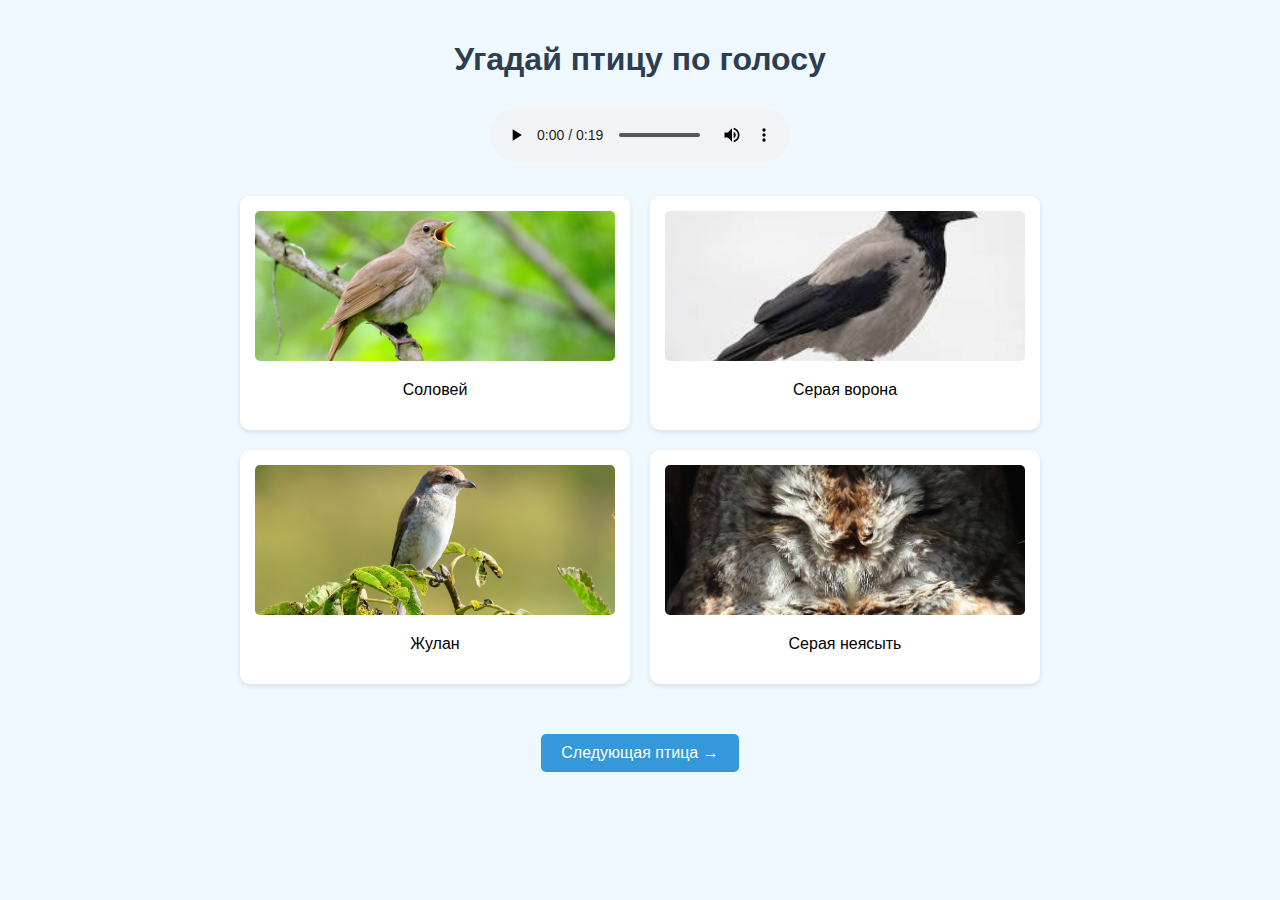
<file: birds/hoodie.html>
<!DOCTYPE html>
<html lang="ru">

<head>
    <meta charset="UTF-8">
    <meta name="viewport" content="width=device-width, initial-scale=1.0">
    <title>Угадай птицу</title>
    <link rel="stylesheet" href="../style.css">
</head>

<body>
    <div class="container">
        <h1>Угадай птицу по голосу</h1>

        <div class="audio-player">
            <audio controls src="../public/audio/vorona.mp3"></audio>
        </div>

        <div class="options">
            <div class="option">
                <img src="../public/images/nightingale.jpg" alt="Соловей">
                <p>Соловей</p>
            </div>

            <div class="option" correct>
                <img src="../public/images/vorona.jpg" alt="Серая ворона">
                <p>Серая ворона</p>
            </div>

            <div class="option">
                <img src="../public/images/shrike.jpg" alt="Жулан">
                <p>Жулан</p>
            </div>

            <div class="option">
                <img src="../public/images/tawny_owl.jpg" alt="Серая неясыть">
                <p>Серая неясыть</p>
            </div>
        </div>

        <div class="fact hidden">
            <h3>Интересный факт о серой вороне:</h3>
            <p>Она не из числа певцов, но это самые умные птицы и в их «словарном запасе» более 200 разных звуков. Они
                очень заботливые родители и часто нападают на людей, если те подходят близко к их слеткам.</p>
        </div>

        <a href="#" class="next-btn">Следующая птица →</a>
    </div>

    <script src="../script.js"></script>
</body>

</html>
</file>
<file: style.css>
body {
    font-family: Arial, sans-serif;
    background-color: #f0f8ff;
    margin: 0;
    padding: 20px;
}

.container {
    max-width: 800px;
    margin: 0 auto;
    text-align: center;
}

h1 {
    color: #2c3e50;
}

.audio-player {
    margin: 30px 0;
}

.options {
    display: grid;
    grid-template-columns: repeat(2, 1fr);
    gap: 20px;
    margin: 30px 0;
}

.option {
    padding: 15px;
    background-color: white;
    border-radius: 10px;
    cursor: pointer;
    transition: all 0.3s;
    box-shadow: 0 2px 5px rgba(0, 0, 0, 0.1);
}

.option:hover {
    transform: scale(1.05);
}

.option img {
    width: 100%;
    height: 150px;
    object-fit: cover;
    border-radius: 5px;
}

.fact {
    margin: 20px 0;
    padding: 15px;
    background-color: #e8f5e9;
    border-radius: 10px;
    display: block;
}

.hidden {
    display: none;
}

.correct {
    background-color: #c8e6c9;
    border: 2px solid #4caf50;
}

.incorrect {
    background-color: #ffcdd2;
    border: 2px solid #f44336;
}

.next-btn {
    display: inline-block;
    margin-top: 20px;
    padding: 10px 20px;
    background-color: #3498db;
    color: white;
    text-decoration: none;
    border-radius: 5px;
    transition: background-color 0.3s;
}

.next-btn:hover {
    background-color: #2980b9;
}
</file>
